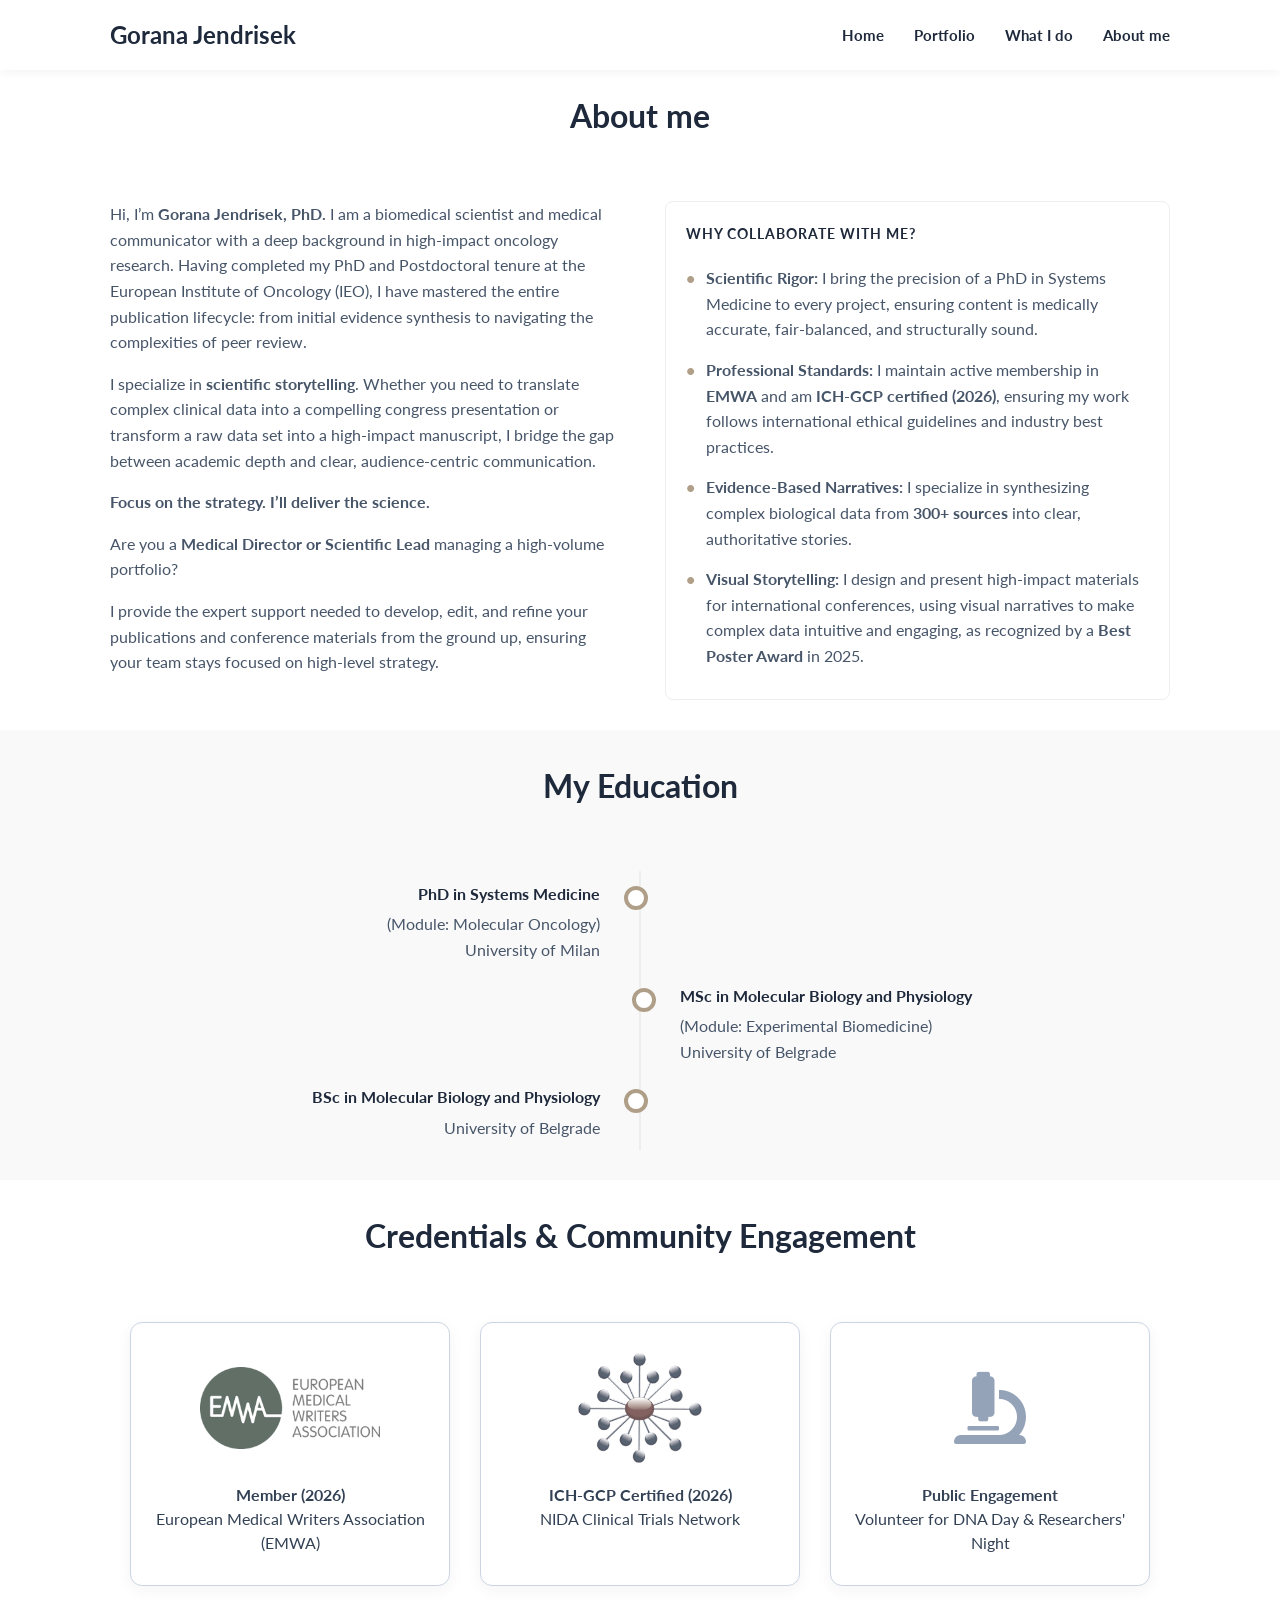
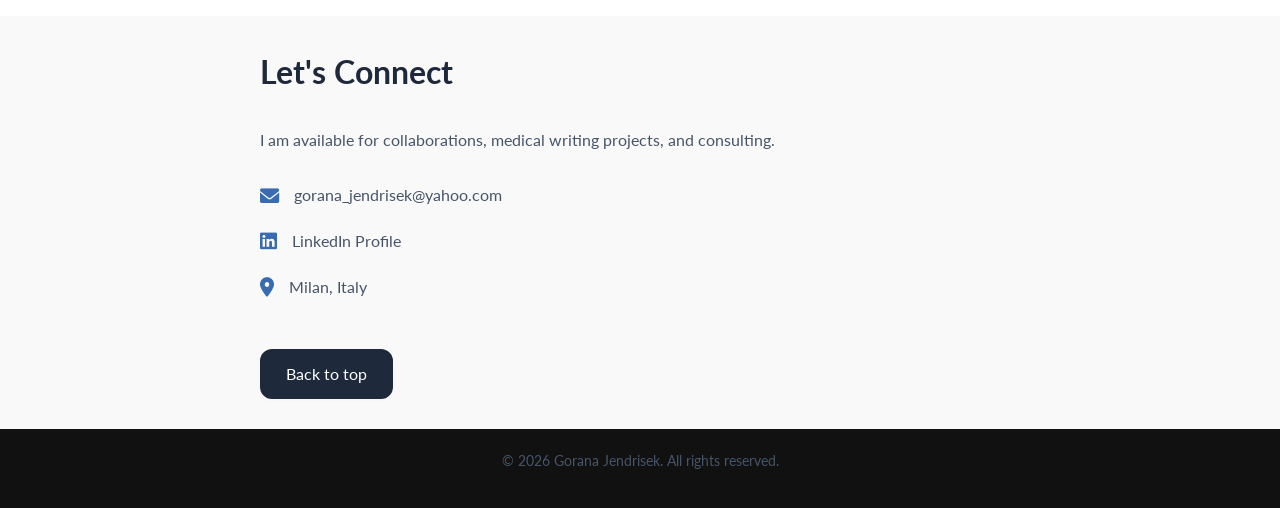
<file: about.html>
<!DOCTYPE html>
<html lang="en">

<head>
    <meta charset="UTF-8">
    <meta name="viewport" content="width=device-width, initial-scale=1.0">
    <title>About Me | Gorana Jendrisek, PhD</title>
    <link rel="stylesheet" href="style.css">
    <link rel="preconnect" href="https://fonts.googleapis.com">
    <link rel="preconnect" href="https://fonts.gstatic.com" crossorigin>
    <link href="https://fonts.googleapis.com/css2?family=Lato:wght@300;400;700&display=swap" rel="stylesheet">
    <link rel="stylesheet" href="https://cdnjs.cloudflare.com/ajax/libs/font-awesome/6.0.0/css/all.min.css">

    <style>
        /* =========================================
           GLOBAL TYPOGRAPHY: Shades of Dark Blue (Matches Index)
           ========================================= */
        body {
            color: #334155 !important;
        }

        h1,
        h2,
        h3,
        h4,
        h5,
        h6 {
            color: #1e293b !important;
        }

        p,
        li,
        span {
            color: #475569 !important;
        }

        a {
            color: #1d4ed8 !important;
        }

        a:hover {
            color: #1e3a8a !important;
        }

        .nav-menu a {
            color: #1e293b !important;
            font-weight: 700;
        }

        .nav-menu a:hover {
            color: #1d4ed8 !important;
        }

        .logo {
            color: #1e293b !important;
        }

        /* Hero/Global Buttons */
        .btn-hero {
            background-color: #1e293b !important;
            color: #ffffff !important;
            border: 2px solid #1e293b !important;
            transition: all 0.3s ease;
        }

        .btn-hero:hover {
            background-color: transparent !important;
            color: #1e293b !important;
        }

        /* Timeline Specific Text */
        .timeline-date {
            color: #1e293b !important;
            font-weight: 700;
        }

        /* =========================================
           Contact Section Fixes
           ========================================= */
        .contact-item a,
        .contact-item span {
            color: #475569 !important;
            text-decoration: none;
        }

        .contact-item a:hover {
            text-decoration: underline;
        }

        .contact-item i {
            color: #386bb0 !important;
            /* Classic blue for icons */
        }

        /* =========================================
           Certificate Cards (Unified Hover Effect)
           ========================================= */
        .cert-container {
            display: flex;
            justify-content: center;
            align-items: stretch;
            gap: 30px;
            flex-wrap: wrap;
            margin-top: 40px;
            text-align: center;
        }

        .cert-card {
            flex: 1;
            min-width: 250px;
            max-width: 320px;
            background-color: #ffffff;
            border: 1px solid #cbd5e1;
            border-radius: 12px;
            padding: 30px 20px;
            box-shadow: 0 4px 15px rgba(30, 41, 59, 0.05);
            display: flex;
            flex-direction: column;
            align-items: center;
            justify-content: flex-start;
            transition: transform 0.3s ease, box-shadow 0.3s ease, border-color 0.3s ease !important;
        }

        .cert-card:hover {
            transform: translateY(-5px) !important;
            /* Unified Shadow Effect */
            box-shadow: 0 8px 25px rgba(30, 41, 59, 0.15) !important;
            /* Unified Blue Border on hover */
            border-color: #386bb0 !important;
        }

        .cert-img-container {
            height: 110px;
            width: 100%;
            display: flex;
            align-items: center;
            justify-content: center;
            margin-bottom: 20px;
        }

        .cert-img {
            max-height: 100%;
            max-width: 180px;
            object-fit: contain;
            filter: grayscale(80%) opacity(0.85);
            transition: filter 0.3s ease;
        }

        .cert-icon {
            font-size: 4.5rem;
            color: #94a3b8;
            transition: color 0.3s ease;
        }

        .cert-card:hover .cert-img {
            filter: grayscale(0%) opacity(1);
        }

        .cert-card:hover .cert-icon {
            color: #1e293b;
        }

        .cert-text {
            margin: 0;
            font-size: 1rem;
            line-height: 1.5;
            color: #334155 !important;
        }
    </style>
</head>

<body>

    <nav class="navbar">
        <div class="container nav-container">
            <a href="index.html" class="logo">Gorana Jendrisek</a>
            <div class="menu-toggle" id="mobile-menu" role="button" tabindex="0" aria-label="Toggle navigation menu"
                aria-expanded="false">
                <span class="bar"></span>
                <span class="bar"></span>
                <span class="bar"></span>
            </div>

            <ul class="nav-menu">
                <li><a href="index.html">Home</a></li>
                <li><a href="index.html#portfolio">Portfolio</a></li>
                <li><a href="index.html#what-i-do">What I do</a></li>
                <li><a href="about.html">About me</a></li>
            </ul>
        </div>
    </nav>

    <section class="section-white ">
        <div class="container">
            <div class="section-header page-top ">
                <h2>About me</h2>
            </div>
            <div class="row">
                <div class="col-half">
                    <p>Hi, I’m <strong>Gorana Jendrisek, PhD.</strong> I am a biomedical scientist and medical
                        communicator with a deep background in high-impact oncology research. Having completed my PhD
                        and Postdoctoral tenure at the European Institute of Oncology (IEO), I have
                        mastered the entire publication lifecycle: from initial evidence synthesis to navigating the
                        complexities of peer review.
                    </p>
                    <p>I specialize in <strong>scientific storytelling</strong>. Whether you need to translate complex
                        clinical data into a compelling congress presentation or transform a raw data set into a
                        high-impact manuscript, I bridge the gap between academic depth and clear, audience-centric
                        communication.</p>
                    <p><strong>Focus on the strategy. I’ll deliver the science.</strong></p>
                    <p>Are you a <strong>Medical Director or Scientific Lead</strong> managing a high-volume portfolio?
                    </p>
                    <p>I provide the expert support needed to develop, edit, and refine your publications and conference
                        materials from the ground up, ensuring your team stays focused on high-level strategy.</p>
                </div>
                <div class="col-half">
                    <div class="interests-box" style="margin-top: 0;">
                        <h4
                            style="color: #1e293b; margin-bottom: 20px; text-transform: uppercase; font-size: 0.9rem; letter-spacing: 1px;">
                            Why collaborate with me?</h4>
                        <ul class="skills-list">
                            <li><strong>Scientific Rigor:</strong> I bring the precision of a PhD in Systems Medicine to
                                every project, ensuring content is medically accurate, fair-balanced, and structurally
                                sound.</li>
                            <li style="margin-top: 15px;"><strong>Professional Standards:</strong> I maintain
                                active membership in <strong>EMWA</strong> and am <strong>ICH-GCP certified
                                    (2026)</strong>, ensuring my work follows international ethical guidelines and
                                industry best practices.
                            </li>
                            <li style="margin-top: 15px;"><strong>Evidence-Based Narratives:</strong> I specialize in
                                synthesizing complex biological data from <strong>300+ sources</strong> into clear,
                                authoritative stories.</li>
                            <li style="margin-top: 15px;"><strong>Visual Storytelling:</strong> I design and present
                                high-impact materials for international conferences, using visual narratives to make
                                complex data intuitive and engaging, as recognized by a <strong>Best Poster
                                    Award</strong>
                                in 2025.</li>
                        </ul>
                    </div>
                </div>
            </div>
        </div>
    </section>

    <section class="section-light">
        <div class="container">
            <div class="section-header">
                <h2>My Education</h2>
            </div>
            <div class="timeline">
                <div class="timeline-item">
                    <div class="timeline-date">PhD in Systems Medicine</div>
                    <p style="margin-bottom: 0;">(Module: Molecular Oncology)<br>University of Milan</p>
                </div>
                <div class="timeline-item">
                    <div class="timeline-date">MSc in Molecular Biology and Physiology</div>
                    <p style="margin-bottom: 0;">(Module: Experimental Biomedicine)<br>University of Belgrade</p>
                </div>
                <div class="timeline-item">
                    <div class="timeline-date">BSc in Molecular Biology and Physiology</div>
                    <p style="margin-bottom: 0;">University of Belgrade</p>
                </div>
            </div>
        </div>
    </section>

    <section class="section-white">
        <div class="container">
            <div class="section-header">
                <h2>Credentials & Community Engagement</h2>
            </div>

            <div class="cert-container">
                <div class="cert-card">
                    <div class="cert-img-container">
                        <img src="emwa.png" alt="EMWA Logo" class="cert-img">
                    </div>
                    <p class="cert-text"><strong>Member (2026)</strong><br>European Medical Writers Association (EMWA)
                    </p>
                </div>

                <div class="cert-card">
                    <div class="cert-img-container">
                        <img src="nida.png" alt="ICH-GCP NIDA Logo" class="cert-img">
                    </div>
                    <p class="cert-text"><strong>ICH-GCP Certified (2026)</strong><br>NIDA Clinical Trials Network</p>
                </div>

                <div class="cert-card">
                    <div class="cert-img-container">
                        <i class="fas fa-microscope cert-icon"></i>
                    </div>
                    <p class="cert-text"><strong>Public Engagement</strong><br>Volunteer for DNA Day & Researchers'
                        Night</p>
                </div>
            </div>

        </div>
    </section>

    <section id="contact" class="section-light">
        <div class="container" style="max-width: 800px;">
            <div style="margin-bottom: 30px;">
                <h2>Let's Connect</h2>
            </div>

            <p>I am available for collaborations, medical writing projects, and consulting.</p>
            <div style="display: flex; flex-direction: column; align-items: flex-start; margin: 30px 0;">
                <div class="contact-item">
                    <i class="fas fa-envelope"></i>
                    <a href="mailto:gorana_jendrisek@yahoo.com">gorana_jendrisek@yahoo.com</a>
                </div>
                <div class="contact-item">
                    <i class="fab fa-linkedin"></i>
                    <a href="https://www.linkedin.com/in/gorana-jendrisek/" target="_blank">LinkedIn
                        Profile</a>
                </div>
                <div class="contact-item">
                    <i class="fas fa-map-marker-alt"></i>
                    <span>Milan, Italy</span>
                </div>
            </div>
            <a href="#" onclick="window.scrollTo({top: 0, behavior: 'smooth'}); return false;" class="btn btn-hero">Back
                to top</a>
        </div>
    </section>

    <footer>
        <div class="container">
            <p>&copy; 2026 Gorana Jendrisek. All rights reserved.</p>
        </div>
    </footer>

    <script src="script.js"></script>
</body>

</html>
</file>
<file: style.css>
/* --- Variables & Reset --- */
:root {
    --primary-color: #D4C5B0; /* Beige from CV */
    --primary-dark: #b09f88;
    --text-dark: #333333;
    --text-light: #666666;
    --bg-light: #f9f9f9;
    --white: #ffffff;
    --accent: #C0392B; /* Subtle red for accents like the ribbon */
    --font-heading: 'Lato', sans-serif;
    --font-body: 'Lato', sans-serif;
}

* {
    margin: 0;
    padding: 0;
    box-sizing: border-box;
}

html {
    scroll-padding-top: 70px; /* Accounts for your 70px navbar + 20px breathing room */
    scroll-behavior: smooth; /* Gives a nice smooth scroll effect natively */
}

body {
    font-family: var(--font-body);
    color: var(--text-dark);
    line-height: 1.6;
    background-color: var(--white);
}

a { text-decoration: none; color: inherit; transition: 0.3s; }
ul { list-style: none; }

/* --- Typography --- */
h1, h2, h3, h4 {
    font-family: var(--font-heading);
    margin-bottom: 1rem;
    color: var(--text-dark);
}

h1 { font-size: 2.5rem; font-weight: 700; }
h2 { font-size: 2rem; }
p { margin-bottom: 1rem; color: var(--text-light); }

.subtitle {
    display: block;
    text-transform: uppercase;
    letter-spacing: 2px;
    font-size: 0.85rem;
    color: var(--primary-dark);
    margin-bottom: 0.5rem;
    font-weight: 700;
}

/* --- Layout Utilities --- */
.container {
    max-width: 1100px;
    margin: 0 auto;
    padding: 0 20px;
}

section { padding: 30px 0; }
.section-light { background-color: var(--bg-light); }
.section-white { background-color: var(--white); }
.section-dark { background-color: #222; color: #fff; }

.section-header { text-align: center; margin-bottom: 60px; }

/* --- Buttons --- */
.btn {
    display: inline-block;
    padding: 12px 30px;
    border-radius: 5px;
    font-weight: 700;
    cursor: pointer;
}

.btn-primary {
    background-color: var(--text-dark);
    color: var(--white);
}
.btn-primary:hover { background-color: var(--primary-dark); }

.btn-outline {
    border: 2px solid var(--text-dark);
    margin-left: 10px;
}
.btn-outline:hover { background-color: var(--text-dark); color: var(--white); }

/* Custom Hero Buttons (from screenshot) */
.hero-buttons {
    display: flex;
    gap: 15px;
    margin-top: 25px;
    flex-wrap: wrap;
}

.btn-hero {
    background-color: var(--white);
    color: var(--text-dark);
    border: 1px solid #EAEAEA;
    border-radius: 12px;
    font-weight: 400;
    padding: 10px 24px;
    box-shadow: 0 2px 5px rgba(0,0,0,0.02);
    transition: all 0.3s ease;
}



.btn-hero:hover {
    border-color: var(--primary-color);
    box-shadow: 0 4px 10px rgba(0,0,0,0.05);
    transform: translateY(-2px);
    color: var(--text-dark);
}

/* --- Navbar --- */
.navbar {
    position: fixed;
    top: 0;
    width: 100%;
    background: rgba(255, 255, 255, 0.95);
    box-shadow: 0 2px 10px rgba(0,0,0,0.05);
    z-index: 1000;
    height: 70px;
    display: flex;
    align-items: center;
}

.nav-container {
    display: flex;
    justify-content: space-between;
    align-items: center;
    width: 100%;
}

.logo {
    font-family: var(--font-heading);
    font-size: 1.5rem;
    font-weight: 700;
}

.nav-menu { display: flex; gap: 30px; }
.nav-menu a { font-weight: 400; font-size: 0.95rem; }
.nav-menu a:hover { color: var(--primary-dark); }

.btn-contact {
    border: 1px solid var(--text-dark);
    padding: 8px 20px;
    border-radius: 20px;
}

.menu-toggle { display: none; cursor: pointer; }
.bar { display: block; width: 25px; height: 3px; margin: 5px auto; background-color: var(--text-dark); transition: 0.3s; }

/* --- Hero Section --- */
.hero {
    /* REDUCED VERTICAL PADDING HERE */
    padding-top: 85px; 
    padding-bottom: 40px;
    background-color: #F4F0EB; /* Very light beige */
}

/* Pushes the first section down to clear the 70px fixed navbar, plus your 30px gap */
.page-top {
    padding-top: 60px; 
}

.hero-content {
    display: flex;
    align-items: center;
    justify-content: space-between;
    gap: 20px;
}

.hero-text { flex: 3; } /* Gives the text twice as much horizontal space */
.hero-text p { text-align: justify; } /* Added for better readability and alignment */

.hero-image { flex: 1; text-align: left; } /* Changed to left so image aligns with logo and portfolio */

.hero-image img {
    width: 180px;  /* Makes the image itself smaller */
    height: 180px; /* Keeps it a perfect circle */
  /*  object-fit: cover;*/
    object-fit: contain;
    border-radius: 50%;
    border: 5px solid rgba(255,255,255,0.5); /* Makes the white circle thinner */
    box-shadow: 0 10px 20px rgba(0,0,0,0.1); /* Softened the shadow for the smaller size */
}

/* --- Blog Section --- */
.section-blog { background-color: var(--white); border-bottom: 1px solid #eee; }
.blog-card {
    background: #fff;
    border: 1px solid #eee;
    padding: 40px;
    border-left: 5px solid var(--primary-dark);
    box-shadow: 0 5px 15px rgba(0,0,0,0.05);
    margin-bottom: 30px; /* Added spacing between posts */
}
.blog-date {
    font-size: 0.8rem;
    text-transform: uppercase;
    color: var(--text-light);
    margin-bottom: 10px;
    letter-spacing: 1px;
}

/* --- About Section --- */
.row { display: flex; gap: 50px; }
.col-half { flex: 1; }

.skills-list li {
    margin-bottom: 10px;
    padding-left: 20px;
    position: relative;
}
.skills-list li::before {
    content: '•';
    color: var(--primary-dark);
    position: absolute;
    left: 0;
    font-weight: bold;
}

.interests-box {
    margin-top: 30px;
    padding: 20px;
    background: #fff;
    border: 1px solid #eee;
    border-radius: 8px;
}
.interests-box h4 { font-size: 1.1rem; margin-bottom: 0.5rem; }

/* --- Timeline (Experience) --- */
.timeline {
    position: relative;
    max-width: 800px;
    margin: 0 auto;
}
.timeline::after {
    content: '';
    position: absolute;
    width: 2px;
    background-color: #eee;
    top: 0;
    bottom: 0;
    left: 50%;
    margin-left: -1px;
}

.timeline-item {
    padding: 10px 40px;
    position: relative;
    background-color: inherit;
    width: 50%;
}

.timeline-item:nth-child(odd) { left: 0; text-align: right; }
.timeline-item:nth-child(even) { left: 50%; text-align: left; }

.timeline-item::after {
    content: '';
    position: absolute;
    width: 16px;
    height: 16px;
    right: -8px;
    background-color: var(--white);
    border: 4px solid var(--primary-dark);
    top: 15px;
    border-radius: 50%;
    z-index: 1;
}
.timeline-item:nth-child(even)::after { left: -8px; }

.timeline-date {
    font-weight: 700;
    color: var(--primary-dark);
    margin-bottom: 5px;
}
/* --- Move Portfolio Up --- */
#portfolio {
    padding-top: 30px; /* Reduces the gap at the top. Change to 10px or 20px if you want it even closer! */
}

#what-i-do {
    padding-top: 30px; /* This matches the spacing you liked for the Portfolio section */
}
/* --- Academic Grid & Portfolio --- */
.grid-3 {
    display: grid;
    grid-template-columns: repeat(auto-fit, minmax(300px, 1fr));
    gap: 30px;
}

.grid-2 {
    display: grid;
    grid-template-columns: repeat(auto-fit, minmax(450px, 1fr));
    gap: 30px;
}  /* for 2 per row papers */

.card {
    background: var(--white);
    padding: 30px;
    border-radius: 12px; /* Slightly rounder for a modern look */
    border: 1px solid #EAEAEA; /* Crisp, subtle border */
    box-shadow: 0 4px 10px rgba(0,0,0,0.02); /* Very soft resting shadow */
    transition: all 0.3s ease; /* Smoother transition */
    display: flex;
    flex-direction: column;
}
.card:hover { 
    transform: translateY(-5px); 
    box-shadow: 0 12px 24px rgba(0,0,0,0.08); /* Stronger, softer shadow on hover */
    border-color: var(--primary-color); /* Subtle border color change on hover */
}
.card h3 { 
    font-size: 1.25rem; 
    border-bottom: 2px solid #f4f0eb; 
    padding-bottom: 15px; 
    margin-bottom: 15px;
    /*margin-top: auto; /* Pushes content to align nicely */
}

/* --- Portfolio Card Image Container --- */
.portfolio-card .card-preview {
    width: 100%;
height: auto; /* Change from 180px to auto */
    border-radius: 6px; /* Rounds the inner image slightly */
    overflow: hidden;
    margin-bottom: 20px;
    background-color: #F9F9F9;
    border: 1px solid #F0F0F0; /* Adds definition if your image background is white */
}

.portfolio-card .card-preview img {
    width: 100%;
height: auto; /* Change from 100% to auto */
    object-fit: cover; /* This will work perfectly with your Canva/Figma exports */
    display: block;
    transition: transform 0.5s ease;
}

/* Optional: Slight zoom effect on the image when hovering over the card */
.portfolio-card:hover .card-preview img {
    transform: scale(1.03);
}

/* --- Contact --- */
.contact-wrapper {
    display: flex;
    gap: 50px;
}
.contact-info { flex: 1; }
.contact-form { flex: 1; display: flex; flex-direction: column; gap: 15px; }
.section-dark h2, .section-dark p { color: #fff; }
.section-dark p { color: #ccc; }

.contact-item { margin-bottom: 20px; display: flex; align-items: center; gap: 15px; }
.contact-item i { color: var(--primary-color); font-size: 1.2rem; }

input, textarea {
    padding: 15px;
    border-radius: 5px;
    border: none;
    font-family: var(--font-body);
}
textarea { resize: vertical; }

/* --- Footer --- */
footer {
    background: #111;
    color: #666;
    text-align: center;
    padding: 20px 0;
    font-size: 0.9rem;
}

/* --- Responsive Design --- */
@media (max-width: 768px) {
    .menu-toggle { display: block; }
    .nav-menu {
        position: fixed;
        left: -100%;
        top: 70px;
        flex-direction: column;
        background-color: var(--white);
        width: 100%;
        text-align: center;
        transition: 0.3s;
        box-shadow: 0 10px 10px rgba(0,0,0,0.05);
        padding: 20px 0;
    }
    .nav-menu.active { left: 0; }
    
    .hero-content { flex-direction: column; text-align: center; }
    .hero-image { text-align: center; }
    .hero-text p { text-align: center; } /* Overrides justification for mobile layout */
    .hero-buttons { justify-content: center; } /* Centers buttons on mobile */
    .hero-image img { width: 150px; height: 150px; } /* Slightly scaled down for small screens */
    
    .row { flex-direction: column; }
    
    /* --- Grid Layout Fixes --- */
    /* This forces the grids into a single column so they shrink nicely and don't overflow the phone screen */
    .grid-2, .grid-3 {
        grid-template-columns: 1fr; 
        gap: 20px;
    }

    .card {
        padding: 20px; /* Reduced padding on mobile to save screen real estate */
    }
    
    .timeline::after { left: 31px; }
    .timeline-item { width: 100%; padding-left: 70px; padding-right: 25px; }
    .timeline-item:nth-child(odd) { text-align: left; }
    .timeline-item:nth-child(even) { left: 0; } 
    .timeline-item:nth-child(odd)::after, .timeline-item:nth-child(even)::after { left: 23px; }
    
    .contact-wrapper { flex-direction: column; }

    /* Adjust heading sizes for better mobile readability */
    h1 { font-size: 2rem; }
    h2 { font-size: 1.75rem; }
}
</file>
